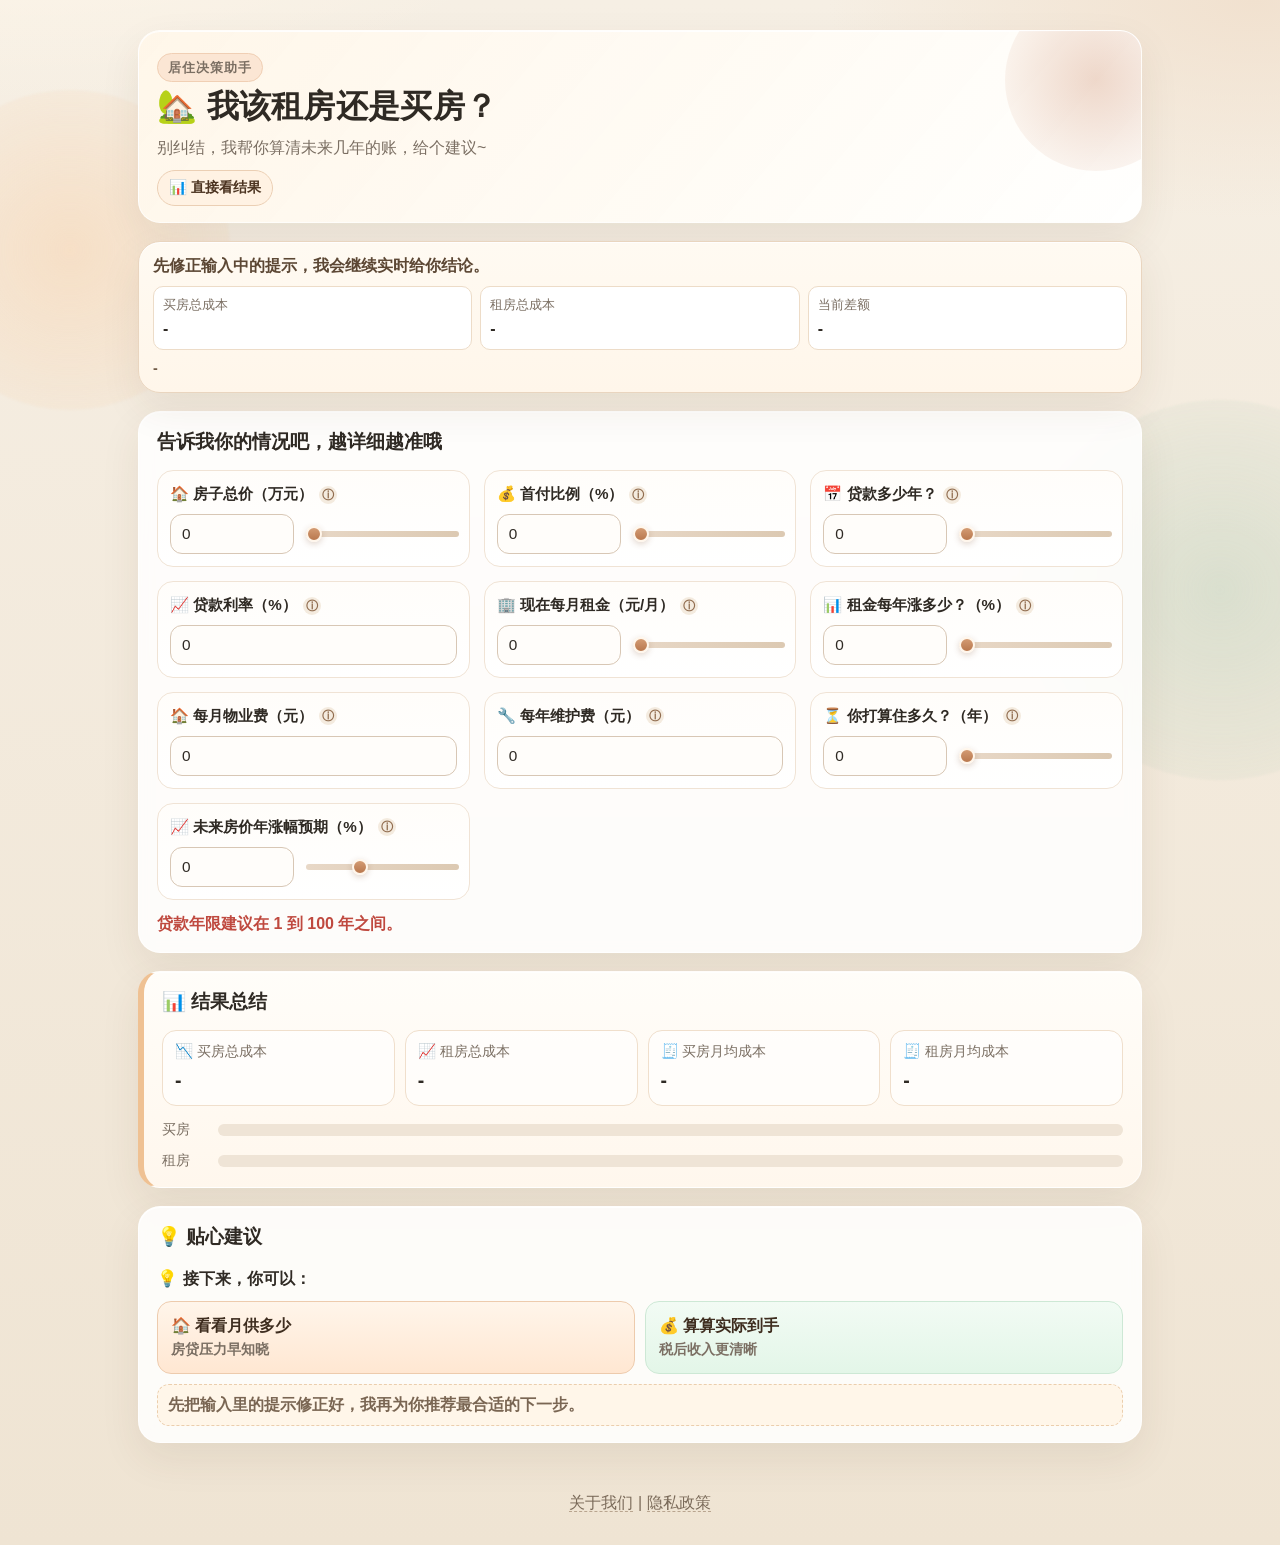
<file: index.html>
﻿<!doctype html>
<html lang="zh-CN">
  <head>
    <meta charset="UTF-8" />
    <meta name="viewport" content="width=device-width, initial-scale=1.0" />
    <title>租房 vs 买房划算计算器</title>
    <link rel="stylesheet" href="./style.css" />
  </head>
  <body>
    <div class="ambient ambient-a" aria-hidden="true"></div>
    <div class="ambient ambient-b" aria-hidden="true"></div>
    <main class="container">
      <header class="hero card">
        <p class="hero-kicker">居住决策助手</p>
        <h1>🏡 我该租房还是买房？</h1>
        <p>别纠结，我帮你算清未来几年的账，给个建议~</p>
        <a class="hero-jump" href="#result-card">📊 直接看结果</a>
      </header>

      <section class="card glance-card" id="glance-card">
        <p id="glanceSummary" class="glance-summary">等你填数字，我会在这里实时告诉你结论。</p>
        <div class="glance-grid">
          <div>
            <p class="metric-label">买房总成本</p>
            <p id="glanceBuy" class="metric-value">-</p>
          </div>
          <div>
            <p class="metric-label">租房总成本</p>
            <p id="glanceRent" class="metric-value">-</p>
          </div>
          <div>
            <p class="metric-label">当前差额</p>
            <p id="glanceDiff" class="metric-value">-</p>
          </div>
        </div>
        <p id="glanceBreakEven" class="glance-break">-</p>
      </section>

      <section class="card section-input">
        <h2>告诉我你的情况吧，越详细越准哦</h2>
        <form id="calc-form" novalidate>
          <div class="field-grid">
            <div class="field">
              <label for="housePrice">
                🏠 房子总价（万元）
                <span class="hint" title="大概多少钱？可以先填个估算值">ⓘ</span>
              </label>
              <div class="input-line">
                <input id="housePrice" type="number" step="0.1" min="0" data-key="housePrice" />
                <input id="housePriceRange" type="range" min="30" max="2000" step="1" data-sync="housePrice" />
              </div>
            </div>

            <div class="field">
              <label for="downPaymentRatio">
                💰 首付比例（%）
                <span class="hint" title="你能拿出多少首付？可填0%-90%">ⓘ</span>
              </label>
              <div class="input-line">
                <input id="downPaymentRatio" type="number" step="1" min="0" max="90" data-key="downPaymentRatio" />
                <input id="downPaymentRatioRange" type="range" min="0" max="90" step="1" data-sync="downPaymentRatio" />
              </div>
            </div>

            <div class="field">
              <label for="loanYears">
                📅 贷款多少年？
                <span class="hint" title="最长100年，整数">ⓘ</span>
              </label>
              <div class="input-line">
                <input id="loanYears" type="number" step="1" min="1" max="100" data-key="loanYears" />
                <input id="loanYearsRange" type="range" min="1" max="100" step="1" data-sync="loanYears" />
              </div>
            </div>

            <div class="field">
              <label for="loanRate">
                📈 贷款利率（%）
                <span class="hint" title="目前首套房利率常见约4.2%，可自定义">ⓘ</span>
              </label>
              <div class="input-line no-range">
                <input id="loanRate" type="number" step="0.01" min="0" data-key="loanRate" />
              </div>
            </div>

            <div class="field">
              <label for="monthlyRent">
                🏢 现在每月租金（元/月）
                <span class="hint" title="如果你租房，每月要花多少钱？">ⓘ</span>
              </label>
              <div class="input-line">
                <input id="monthlyRent" type="number" step="1" min="0" data-key="monthlyRent" />
                <input id="monthlyRentRange" type="range" min="500" max="100000" step="100" data-sync="monthlyRent" />
              </div>
            </div>

            <div class="field">
              <label for="rentGrowth">
                📊 租金每年涨多少？（%）
                <span class="hint" title="通常每年涨3%左右，可填0-10%">ⓘ</span>
              </label>
              <div class="input-line">
                <input id="rentGrowth" type="number" step="0.1" min="0" max="10" data-key="rentGrowth" />
                <input id="rentGrowthRange" type="range" min="0" max="10" step="0.1" data-sync="rentGrowth" />
              </div>
            </div>

            <div class="field">
              <label for="monthlyPropertyFee">
                🏠 每月物业费（元）
                <span class="hint" title="一般200-500元，也可按真实数填">ⓘ</span>
              </label>
              <div class="input-line no-range">
                <input id="monthlyPropertyFee" type="number" step="1" min="0" data-key="monthlyPropertyFee" />
              </div>
            </div>

            <div class="field">
              <label for="annualMaintenance">
                🔧 每年维护费（元）
                <span class="hint" title="维修家电和小修小补，常见约房价0.1%">ⓘ</span>
              </label>
              <div class="input-line no-range">
                <input id="annualMaintenance" type="number" step="1" min="0" data-key="annualMaintenance" />
              </div>
            </div>

            <div class="field">
              <label for="holdingYears">
                ⏳ 你打算住多久？（年）
                <span class="hint" title="比如5年、10年，建议按真实计划填写">ⓘ</span>
              </label>
              <div class="input-line">
                <input id="holdingYears" type="number" step="1" min="1" max="100" data-key="holdingYears" />
                <input id="holdingYearsRange" type="range" min="1" max="100" step="1" data-sync="holdingYears" />
              </div>
            </div>

            <div class="field">
              <label for="priceGrowth">
                📈 未来房价年涨幅预期（%）
                <span class="hint" title="保守可填3%，乐观可填5%，也可填负值">ⓘ</span>
              </label>
              <div class="input-line">
                <input id="priceGrowth" type="number" step="0.1" min="-5" max="10" data-key="priceGrowth" />
                <input id="priceGrowthRange" type="range" min="-5" max="10" step="0.1" data-sync="priceGrowth" />
              </div>
            </div>
          </div>
          <p id="error-msg" class="error-msg" aria-live="polite"></p>
        </form>
      </section>

      <section class="card result-card" id="result-card">
        <h2>📊 结果总结</h2>
        <p id="summary" class="summary"></p>
        <div class="result-grid">
          <div class="metric-card">
            <p class="metric-label">📉 买房总成本</p>
            <p id="buyCost" class="metric-value">-</p>
          </div>
          <div class="metric-card">
            <p class="metric-label">📈 租房总成本</p>
            <p id="rentCost" class="metric-value">-</p>
          </div>
          <div class="metric-card">
            <p class="metric-label">🧾 买房月均成本</p>
            <p id="buyMonthlyCost" class="metric-value">-</p>
          </div>
          <div class="metric-card">
            <p class="metric-label">🧾 租房月均成本</p>
            <p id="rentMonthlyCost" class="metric-value">-</p>
          </div>
        </div>
        <p id="breakEvenText" class="break-even"></p>
        <div class="bar-compare">
          <div class="bar-item">
            <span>买房</span>
            <div class="bar-track"><div id="buyBar" class="bar"></div></div>
          </div>
          <div class="bar-item">
            <span>租房</span>
            <div class="bar-track"><div id="rentBar" class="bar"></div></div>
          </div>
        </div>
      </section>

      <section class="card section-advice">
        <h2>💡 贴心建议</h2>
        <p id="advice" class="advice"></p>
        <h3 class="next-title">💡 接下来，你可以：</h3>
        <div class="next-actions">
          <a id="btnMortgage" class="next-action mortgage" href="./mortgage.html">
            <span class="action-main">🏠 看看月供多少</span>
            <span class="action-sub">房贷压力早知晓</span>
          </a>
          <a id="btnIncome" class="next-action income" href="./income.html">
            <span class="action-main">💰 算算实际到手</span>
            <span class="action-sub">税后收入更清晰</span>
          </a>
        </div>
        <p id="nextHint" class="next-hint">等你填数字，我帮你推荐下一步。</p>
      </section>

    </main>

    <footer class="footer">
      <a href="./about.html">关于我们</a>
      <span>|</span>
      <a href="./privacy.html">隐私政策</a>
    </footer>
    <script src="./script.js"></script>
  </body>
</html>
</file>
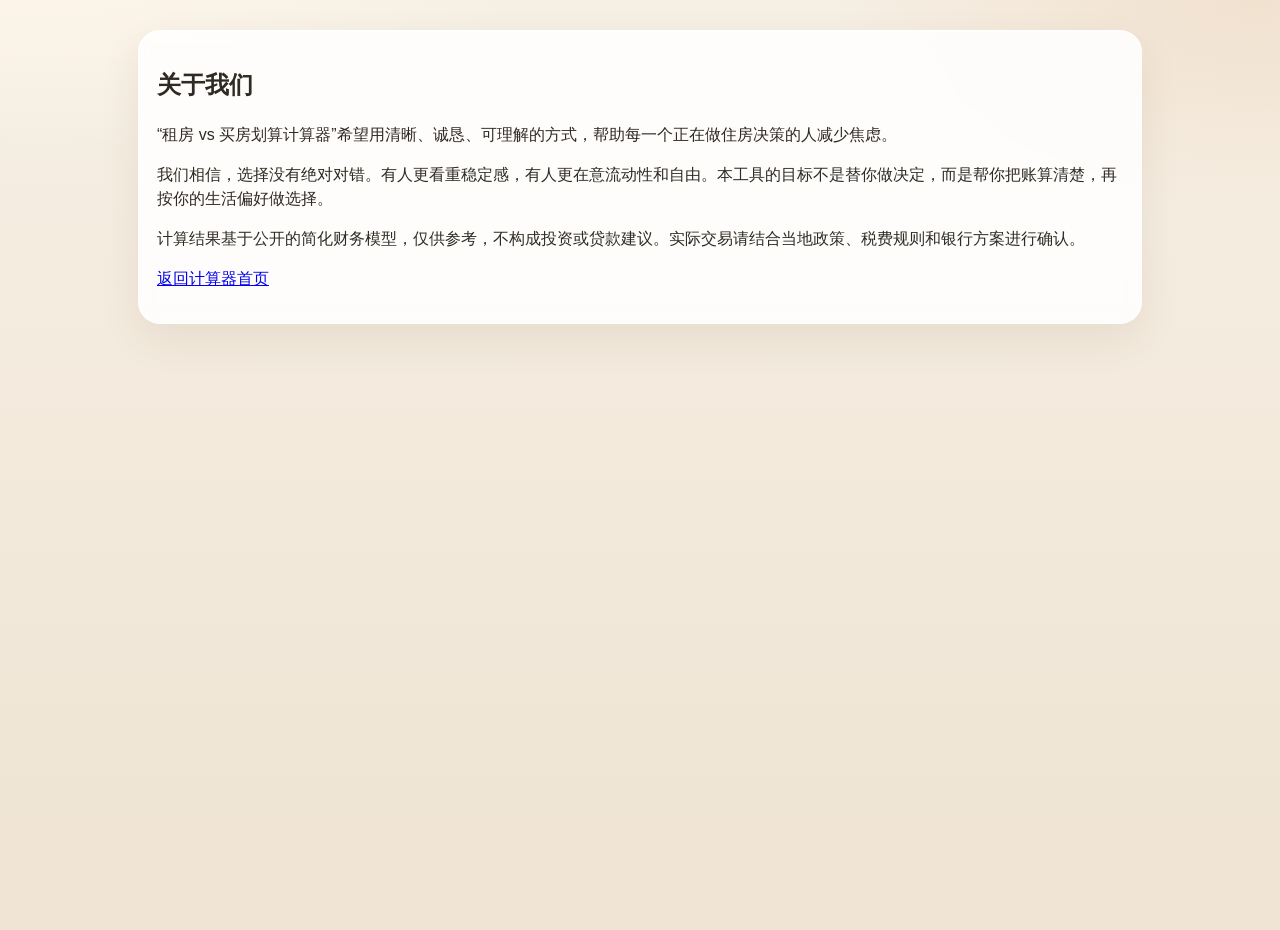
<file: about.html>
<!doctype html>
<html lang="zh-CN">
  <head>
    <meta charset="UTF-8" />
    <meta name="viewport" content="width=device-width, initial-scale=1.0" />
    <title>关于我们 - 租房 vs 买房划算计算器</title>
    <link rel="stylesheet" href="./style.css" />
  </head>
  <body>
    <main class="container">
      <section class="card">
        <h1>关于我们</h1>
        <p>
          “租房 vs 买房划算计算器”希望用清晰、诚恳、可理解的方式，帮助每一个正在做住房决策的人减少焦虑。
        </p>
        <p>
          我们相信，选择没有绝对对错。有人更看重稳定感，有人更在意流动性和自由。本工具的目标不是替你做决定，而是帮你把账算清楚，再按你的生活偏好做选择。
        </p>
        <p>
          计算结果基于公开的简化财务模型，仅供参考，不构成投资或贷款建议。实际交易请结合当地政策、税费规则和银行方案进行确认。
        </p>
        <p><a href="./index.html">返回计算器首页</a></p>
      </section>
    </main>
  </body>
</html>
</file>
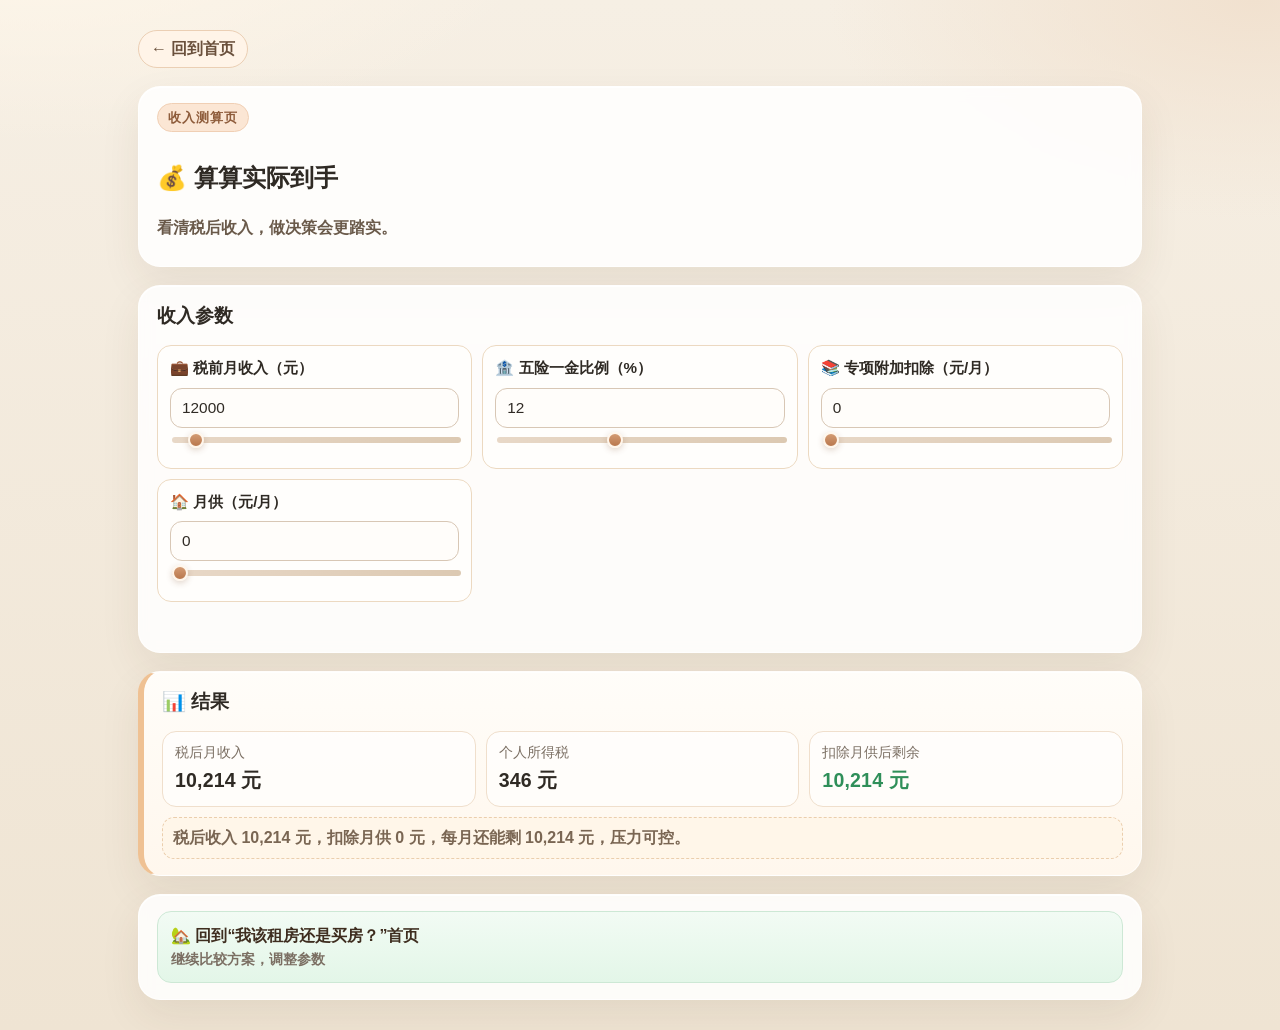
<file: income.html>
﻿<!doctype html>
<html lang="zh-CN">
  <head>
    <meta charset="UTF-8" />
    <meta name="viewport" content="width=device-width, initial-scale=1.0" />
    <title>税后收入与月供承压</title>
    <link rel="stylesheet" href="./style.css" />
  </head>
  <body>
    <main class="container">
      <a class="top-back" href="./index.html">← 回到首页</a>

      <section class="card">
        <p class="hero-kicker">收入测算页</p>
        <h1>💰 算算实际到手</h1>
        <p class="helper-mood">看清税后收入，做决策会更踏实。</p>
      </section>

      <section class="card">
        <h2>收入参数</h2>
        <div class="saving-grid">
          <div class="saving-item">
            <label for="iGross">💼 税前月收入（元）</label>
            <input id="iGross" type="number" min="0" step="100" value="12000" />
            <input id="iGrossRange" type="range" min="0" max="200000" step="100" value="12000" />
          </div>
          <div class="saving-item">
            <label for="iInsurance">🏦 五险一金比例（%）</label>
            <input id="iInsurance" type="number" min="0" max="30" step="0.1" value="12" />
            <input id="iInsuranceRange" type="range" min="0" max="30" step="0.1" value="12" />
          </div>
          <div class="saving-item">
            <label for="iDeduction">📚 专项附加扣除（元/月）</label>
            <input id="iDeduction" type="number" min="0" step="100" value="0" />
            <input id="iDeductionRange" type="range" min="0" max="20000" step="100" value="0" />
          </div>
          <div class="saving-item">
            <label for="iMortgage">🏠 月供（元/月）</label>
            <input id="iMortgage" type="number" min="0" step="100" />
            <input id="iMortgageRange" type="range" min="0" max="100000" step="100" value="0" />
          </div>
        </div>
        <p id="iError" class="error-msg"></p>
      </section>

      <section class="card result-card">
        <h2>📊 结果</h2>
        <div class="result-grid">
          <div class="metric-card">
            <p class="metric-label">税后月收入</p>
            <p id="iNet" class="metric-value">-</p>
          </div>
          <div class="metric-card">
            <p class="metric-label">个人所得税</p>
            <p id="iTax" class="metric-value">-</p>
          </div>
          <div class="metric-card">
            <p class="metric-label">扣除月供后剩余</p>
            <p id="iRemain" class="metric-value">-</p>
          </div>
        </div>
        <p id="iHint" class="next-hint">填完后我会告诉你每月压力感受。</p>
      </section>

      <section class="card">
        <a class="next-action income" href="./index.html">
          <span class="action-main">🏡 回到“我该租房还是买房？”首页</span>
          <span class="action-sub">继续比较方案，调整参数</span>
        </a>
      </section>
    </main>

    <script src="./income.js"></script>
  </body>
</html>
</file>
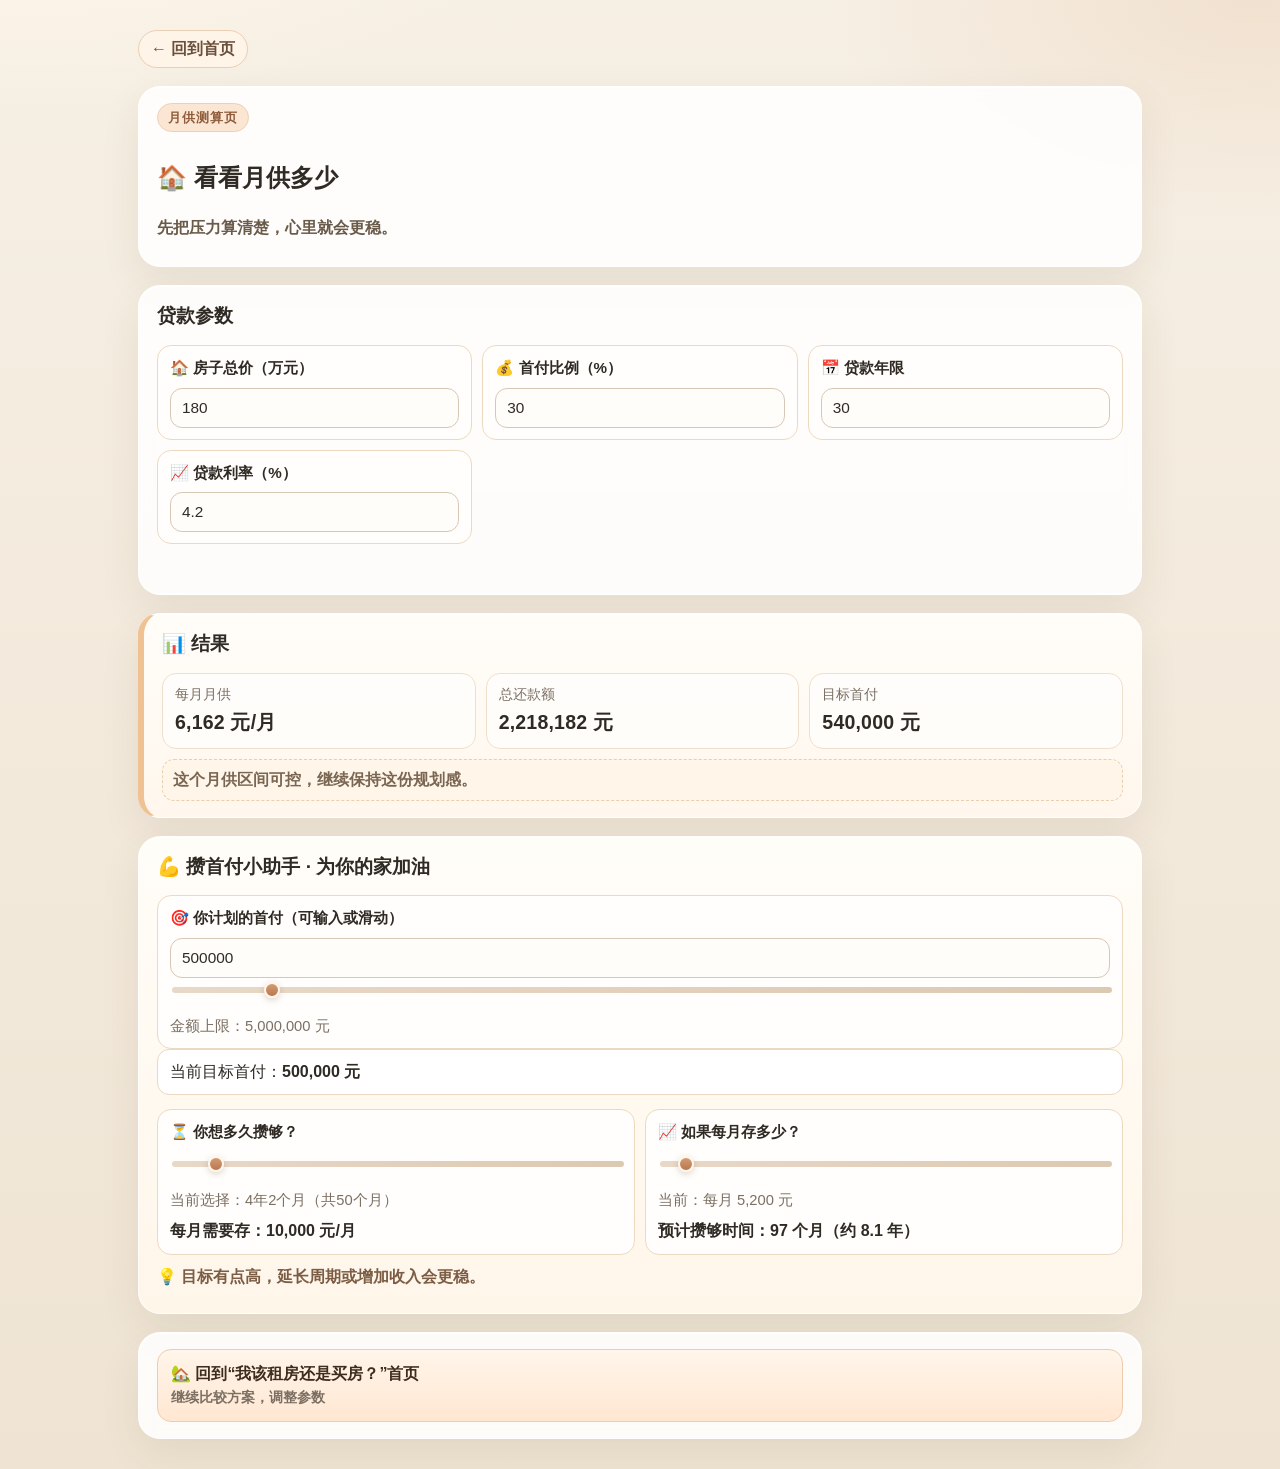
<file: mortgage.html>
<!doctype html>
<html lang="zh-CN">
  <head>
    <meta charset="UTF-8" />
    <meta name="viewport" content="width=device-width, initial-scale=1.0" />
    <title>房贷月供与攒钱计划</title>
    <link rel="stylesheet" href="./style.css" />
  </head>
  <body>
    <main class="container">
      <a class="top-back" href="./index.html">← 回到首页</a>
      <section class="card">
        <p class="hero-kicker">月供测算页</p>
        <h1>🏠 看看月供多少</h1>
        <p class="helper-mood">先把压力算清楚，心里就会更稳。</p>
      </section>

      <section class="card">
        <h2>贷款参数</h2>
        <div class="saving-grid">
          <div class="saving-item">
            <label for="mHousePrice">🏠 房子总价（万元）</label>
            <input id="mHousePrice" type="number" min="0" step="0.1" />
          </div>
          <div class="saving-item">
            <label for="mDownRatio">💰 首付比例（%）</label>
            <input id="mDownRatio" type="number" min="0" max="90" step="1" />
          </div>
          <div class="saving-item">
            <label for="mYears">📅 贷款年限</label>
            <input id="mYears" type="number" min="1" max="100" step="1" />
          </div>
          <div class="saving-item">
            <label for="mRate">📈 贷款利率（%）</label>
            <input id="mRate" type="number" min="0" step="0.01" />
          </div>
        </div>
        <p id="mError" class="error-msg"></p>
      </section>

      <section class="card result-card">
        <h2>📊 结果</h2>
        <div class="result-grid">
          <div class="metric-card">
            <p class="metric-label">每月月供</p>
            <p id="mMonthly" class="metric-value">-</p>
          </div>
          <div class="metric-card">
            <p class="metric-label">总还款额</p>
            <p id="mTotalPay" class="metric-value">-</p>
          </div>
          <div class="metric-card">
            <p class="metric-label">目标首付</p>
            <p id="mDownPayment" class="metric-value">-</p>
          </div>
        </div>
        <p id="mEncourage" class="next-hint">你已经在认真规划了，这一步非常关键。</p>
      </section>

      <section class="card saving-card">
        <h2>💪 攒首付小助手 · 为你的家加油</h2>
        <div class="saving-item">
          <label for="mTargetInput">🎯 你计划的首付（可输入或滑动）</label>
          <input id="mTargetInput" type="number" min="0" max="5000000" step="1000" />
          <input id="mTargetRange" type="range" min="0" max="5000000" step="1000" />
          <p class="saving-tip">金额上限：5,000,000 元</p>
        </div>
        <p class="down-target">当前目标首付：<strong id="mTarget">-</strong></p>
        <div class="saving-grid">
          <div class="saving-item">
            <label for="mSaveYears">⏳ 你想多久攒够？</label>
            <input id="mSaveYears" type="range" min="1" max="600" step="1" value="36" />
            <p id="mSaveYearsText" class="saving-tip"></p>
            <p class="saving-result">每月需要存：<strong id="mNeedPerMonth">-</strong></p>
          </div>
          <div class="saving-item">
            <label for="mSaveMonthly">📈 如果每月存多少？</label>
            <input id="mSaveMonthly" type="range" min="1000" max="100000" step="100" value="3000" />
            <p id="mSaveMonthlyText" class="saving-tip"></p>
            <p class="saving-result">预计攒够时间：<strong id="mNeedMonths">-</strong></p>
          </div>
        </div>
        <p id="mTip" class="life-tip"></p>
      </section>

      <section class="card">
        <a class="next-action mortgage" href="./index.html">
          <span class="action-main">🏡 回到“我该租房还是买房？”首页</span>
          <span class="action-sub">继续比较方案，调整参数</span>
        </a>
      </section>

    </main>
    <script src="./mortgage.js"></script>
  </body>
</html>
</file>
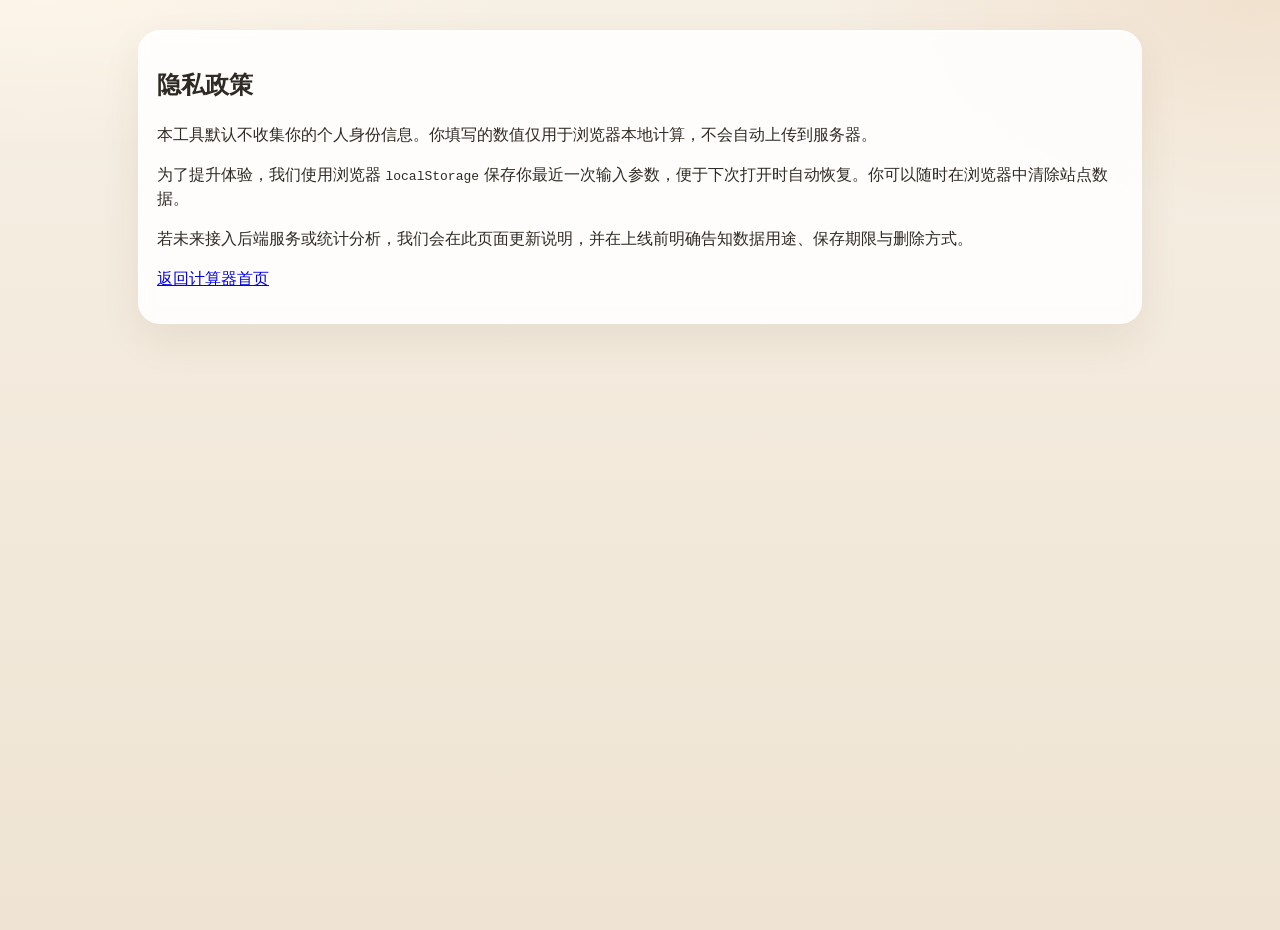
<file: privacy.html>
<!doctype html>
<html lang="zh-CN">
  <head>
    <meta charset="UTF-8" />
    <meta name="viewport" content="width=device-width, initial-scale=1.0" />
    <title>隐私政策 - 租房 vs 买房划算计算器</title>
    <link rel="stylesheet" href="./style.css" />
  </head>
  <body>
    <main class="container">
      <section class="card">
        <h1>隐私政策</h1>
        <p>
          本工具默认不收集你的个人身份信息。你填写的数值仅用于浏览器本地计算，不会自动上传到服务器。
        </p>
        <p>
          为了提升体验，我们使用浏览器 <code>localStorage</code> 保存你最近一次输入参数，便于下次打开时自动恢复。你可以随时在浏览器中清除站点数据。
        </p>
        <p>
          若未来接入后端服务或统计分析，我们会在此页面更新说明，并在上线前明确告知数据用途、保存期限与删除方式。
        </p>
        <p><a href="./index.html">返回计算器首页</a></p>
      </section>
    </main>
  </body>
</html>
</file>
<file: style.css>
﻿:root {
  --bg-base: #f6efe4;
  --bg-deep: #efe4d3;
  --card: rgba(255, 255, 255, 0.86);
  --card-solid: #fffdf9;
  --text: #2f2a24;
  --muted: #7b6f63;
  --line: #eadbcb;
  --accent: #bf6b3f;
  --accent-soft: #f7ddc9;
  --ok: #2f8f59;
  --warn: #d27c2c;
  --radius: 22px;
}

* {
  box-sizing: border-box;
}

body {
  margin: 0;
  color: var(--text);
  line-height: 1.5;
  font-family: "HarmonyOS Sans SC", "PingFang SC", "Microsoft YaHei", "Noto Sans SC", sans-serif;
  background:
    radial-gradient(950px 420px at 3% -8%, #fff7ea 0%, transparent 54%),
    radial-gradient(820px 420px at 98% 0%, #f1e1cf 0%, transparent 52%),
    linear-gradient(180deg, var(--bg-base), var(--bg-deep));
  min-height: 100vh;
  overflow-x: hidden;
}

.container {
  max-width: 1040px;
  margin: 30px auto;
  padding: 0 18px;
  display: grid;
  gap: 18px;
  position: relative;
  z-index: 2;
}

.top-back {
  justify-self: start;
  text-decoration: none;
  color: #6a503c;
  font-weight: 700;
  background: #fff4e8;
  border: 1px solid #ebcfb4;
  border-radius: 999px;
  padding: 6px 12px;
}

.ambient {
  position: fixed;
  border-radius: 999px;
  filter: blur(1px);
  pointer-events: none;
  z-index: 1;
  animation: drift 10s ease-in-out infinite alternate;
}

.ambient-a {
  width: 320px;
  height: 320px;
  left: -90px;
  top: 90px;
  background: radial-gradient(circle, rgba(249, 201, 155, 0.38), rgba(249, 201, 155, 0));
}

.ambient-b {
  width: 380px;
  height: 380px;
  right: -130px;
  bottom: 120px;
  animation-duration: 13s;
  background: radial-gradient(circle, rgba(160, 197, 173, 0.3), rgba(160, 197, 173, 0));
}

.card {
  background: var(--card);
  border: 1px solid rgba(255, 255, 255, 0.74);
  border-radius: var(--radius);
  padding: 16px 18px;
  box-shadow:
    0 16px 40px rgba(79, 51, 25, 0.08),
    inset 0 1px 0 rgba(255, 255, 255, 0.9);
  backdrop-filter: blur(7px);
  animation: rise-in 0.45s ease both;
}

.card:nth-of-type(2) {
  animation-delay: 0.06s;
}

.card:nth-of-type(3) {
  animation-delay: 0.12s;
}

.card:nth-of-type(4) {
  animation-delay: 0.18s;
}

.hero {
  position: relative;
  overflow: hidden;
  background:
    linear-gradient(130deg, rgba(255, 246, 232, 0.95), rgba(255, 255, 255, 0.88)),
    var(--card-solid);
}

.hero::after {
  content: "";
  position: absolute;
  right: -46px;
  top: -42px;
  width: 182px;
  height: 182px;
  border-radius: 999px;
  background: radial-gradient(circle, rgba(191, 107, 63, 0.26), rgba(191, 107, 63, 0));
  pointer-events: none;
}

.hero-kicker {
  margin: 0 0 8px;
  display: inline-flex;
  align-items: center;
  font-size: 0.8rem;
  font-weight: 700;
  letter-spacing: 0.08em;
  text-transform: uppercase;
  color: #8e5c3b;
  background: #fbe6d4;
  border: 1px solid #f0cfb4;
  border-radius: 999px;
  padding: 4px 10px;
}

.hero h1 {
  margin: 0;
  font-size: clamp(1.35rem, 1rem + 1.4vw, 2rem);
  letter-spacing: 0.01em;
}

.hero p {
  margin: 6px 0 0;
  max-width: 42ch;
  color: var(--muted);
}

.hero-jump {
  margin-top: 10px;
  display: inline-flex;
  align-items: center;
  text-decoration: none;
  color: #4c3421;
  background: #fff2e3;
  border: 1px solid #ebcfb4;
  border-radius: 999px;
  padding: 6px 11px;
  font-weight: 700;
  font-size: 0.9rem;
}

#result-card {
  scroll-margin-top: 14px;
}

.glance-card {
  position: sticky;
  top: 8px;
  z-index: 4;
  padding: 12px 14px;
  border: 1px solid #e9d5bf;
  background: linear-gradient(180deg, #fffaf2, #fff6ea);
}

.glance-summary {
  margin: 0 0 8px;
  font-weight: 700;
  color: #5c4734;
}

.glance-grid {
  display: grid;
  grid-template-columns: repeat(3, minmax(0, 1fr));
  gap: 8px;
}

.glance-grid > div {
  border: 1px solid #eddcc8;
  background: #fff;
  border-radius: 10px;
  padding: 8px 9px;
}

.glance-grid .metric-label {
  font-size: 0.8rem;
}

.glance-grid .metric-value {
  font-size: 1rem;
}

.glance-break {
  margin: 8px 0 0;
  color: #715b47;
  font-weight: 600;
  font-size: 0.9rem;
}

h2 {
  margin: 0 0 14px;
  font-size: 1.2rem;
}

.field-grid {
  display: grid;
  grid-template-columns: repeat(auto-fit, minmax(285px, 1fr));
  gap: 14px;
}

.field {
  display: grid;
  gap: 8px;
  padding: 12px;
  border-radius: 16px;
  border: 1px solid #f0e3d5;
  background: linear-gradient(180deg, #fffdfa, #fff);
}

label {
  font-size: 0.95rem;
  font-weight: 700;
  display: flex;
  align-items: center;
  gap: 6px;
}

.hint {
  width: 18px;
  height: 18px;
  display: inline-grid;
  place-items: center;
  border-radius: 50%;
  background: #f4ebdf;
  color: #916d4f;
  font-size: 0.75rem;
  cursor: help;
}

.input-line {
  display: grid;
  grid-template-columns: 124px 1fr;
  gap: 10px;
  align-items: center;
}

.input-line.no-range {
  grid-template-columns: 1fr;
}

input[type="number"] {
  width: 100%;
  border: 1px solid #d8c7b5;
  border-radius: 12px;
  background: #fffdfa;
  padding: 10px 11px;
  font-size: 0.96rem;
  color: var(--text);
  transition: border-color 0.18s ease, box-shadow 0.18s ease;
}

input[type="number"]:focus-visible {
  outline: none;
  border-color: #d38858;
  box-shadow: 0 0 0 3px rgba(211, 136, 88, 0.2);
}

input[type="range"] {
  width: 100%;
  -webkit-appearance: none;
  appearance: none;
  background: transparent;
  height: 20px;
  cursor: pointer;
}

input[type="range"]::-webkit-slider-runnable-track {
  height: 6px;
  border-radius: 999px;
  background: linear-gradient(90deg, #e8d8c7, #dcc9b2);
  border: none;
  transition: background-color 0.16s ease;
}

input[type="range"]::-webkit-slider-thumb {
  -webkit-appearance: none;
  appearance: none;
  width: 16px;
  height: 16px;
  margin-top: -5px;
  border-radius: 50%;
  background: linear-gradient(180deg, #d39b73, #b9784e);
  border: 2px solid #fff6eb;
  box-shadow: 0 2px 6px rgba(124, 77, 42, 0.24);
  transition: transform 0.12s ease;
}

input[type="range"]::-moz-range-track {
  height: 6px;
  border-radius: 999px;
  background: linear-gradient(90deg, #e8d8c7, #dcc9b2);
  border: none;
}

input[type="range"]::-moz-range-thumb {
  width: 16px;
  height: 16px;
  border-radius: 50%;
  background: linear-gradient(180deg, #d39b73, #b9784e);
  border: 2px solid #fff6eb;
  box-shadow: 0 2px 6px rgba(124, 77, 42, 0.24);
  transition: transform 0.12s ease;
}

input[type="range"]:hover::-webkit-slider-runnable-track {
  background: linear-gradient(90deg, #e3d0bd, #d4bea3);
}

input[type="range"]:hover::-webkit-slider-thumb {
  transform: scale(1.08);
}

input[type="range"]:active::-webkit-slider-thumb {
  transform: scale(1.14);
}

input[type="range"]:hover::-moz-range-thumb {
  transform: scale(1.08);
}

input[type="range"]:active::-moz-range-thumb {
  transform: scale(1.14);
}

.error-msg {
  margin: 12px 0 0;
  min-height: 1.35em;
  color: #bf493f;
  font-weight: 600;
}

.result-card {
  border-left: 6px solid #efc193;
  background: linear-gradient(180deg, #fffdf9, #fff7ed);
}

.summary {
  margin: 0 0 12px;
  color: #5a4e42;
  font-weight: 600;
}

.result-grid {
  display: grid;
  grid-template-columns: repeat(auto-fit, minmax(190px, 1fr));
  gap: 10px;
}

.metric-card {
  border-radius: 14px;
  padding: 10px 12px;
  background: rgba(255, 255, 255, 0.65);
  border: 1px solid #f0dfcc;
  transition: transform 0.2s ease, border-color 0.2s ease;
}

.metric-card:hover {
  transform: translateY(-1px);
  border-color: #e8c7a7;
}

.metric-label {
  margin: 0 0 3px;
  color: var(--muted);
  font-size: 0.9rem;
}

.metric-value {
  margin: 0;
  font-size: 1.22rem;
  font-weight: 800;
  letter-spacing: 0.01em;
}

.metric-value.ok {
  color: var(--ok);
}

.metric-value.warn {
  color: var(--warn);
}

.break-even {
  margin: 13px 0 8px;
  font-weight: 700;
}

.bar-compare {
  display: grid;
  gap: 9px;
}

.bar-item {
  display: grid;
  grid-template-columns: 48px 1fr;
  gap: 8px;
  align-items: center;
}

.bar-item span {
  font-size: 0.9rem;
  color: var(--muted);
}

.bar-track {
  background: #efe4d6;
  border-radius: 999px;
  height: 12px;
  overflow: hidden;
}

.bar {
  width: 0;
  height: 100%;
  border-radius: inherit;
  transition: width 0.35s cubic-bezier(0.2, 0.75, 0.25, 1);
}

#buyBar {
  background: linear-gradient(90deg, #f3b36f, #dc7d2f);
}

#rentBar {
  background: linear-gradient(90deg, #86c497, #2f8f59);
}

.advice {
  margin: 0 0 12px;
  font-weight: 600;
  color: #51473d;
}

.next-title {
  margin: 12px 0 10px;
  font-size: 1.03rem;
}

.next-actions {
  display: grid;
  grid-template-columns: repeat(auto-fit, minmax(220px, 1fr));
  gap: 10px;
}

.next-action {
  position: relative;
  display: grid;
  gap: 2px;
  text-decoration: none;
  color: #3e2d1f;
  border: 1px solid transparent;
  border-radius: 14px;
  padding: 12px 13px;
  font-weight: 700;
  transition: transform 0.18s ease, box-shadow 0.18s ease;
}

.next-action.mortgage {
  background: linear-gradient(180deg, #fff5ea, #ffe7d2);
  border-color: #edcbad;
}

.next-action.income {
  background: linear-gradient(180deg, #f2fbf4, #e3f6e8);
  border-color: #cde8d5;
}

.action-main {
  font-size: 1rem;
}

.action-sub {
  font-size: 0.86rem;
  color: #7b6f63;
  font-weight: 600;
}

.next-action:hover {
  transform: translateY(-2px);
  box-shadow: 0 10px 18px rgba(114, 64, 24, 0.14);
}

.next-action.is-disabled {
  opacity: 0.55;
  pointer-events: none;
  box-shadow: none;
  transform: none;
}

.next-hint {
  margin: 10px 0 0;
  color: #7a6653;
  font-weight: 600;
  background: #fff6e9;
  border: 1px dashed #ebcead;
  border-radius: 12px;
  padding: 8px 10px;
}

.saving-card {
  background: linear-gradient(180deg, #fffdf8, #fff6ea);
}

.helper-mood {
  margin: 0 0 10px;
  color: #6a5a4a;
  font-weight: 600;
}

.down-target {
  margin: 0 0 14px;
  padding: 10px 12px;
  border-radius: 12px;
  background: #fff;
  border: 1px solid #ecd8c0;
}

.saving-grid {
  display: grid;
  grid-template-columns: repeat(auto-fit, minmax(250px, 1fr));
  gap: 10px;
}

.saving-item {
  border-radius: 14px;
  border: 1px solid #ecd9c1;
  background: #fffefc;
  padding: 11px 12px;
}

.saving-item label {
  margin-bottom: 8px;
}

.saving-tip {
  margin: 8px 0 0;
  color: #7b6f63;
  font-size: 0.92rem;
}

.saving-result {
  margin: 8px 0 0;
  font-weight: 700;
}

.quick-plans {
  margin-top: 10px;
  display: grid;
  gap: 7px;
}

.quick-plan-item {
  cursor: pointer;
  border-radius: 11px;
  border: 1px solid #ead5bc;
  background: #fff;
  padding: 8px 10px;
  font-weight: 600;
  color: #5a4838;
  transition: transform 0.15s ease, background 0.15s ease;
}

.quick-plan-item:hover {
  transform: translateX(3px);
  background: #fff7ee;
}

.life-tip {
  margin: 10px 0 8px;
  color: #7c5d44;
  font-weight: 600;
}

.save-plan-btn {
  width: 100%;
  border: 1px solid #e6b992;
  background: linear-gradient(90deg, #ffd9b6, #ffc896);
  color: #533620;
  border-radius: 12px;
  padding: 10px 12px;
  font-weight: 800;
  cursor: pointer;
  transition: transform 0.15s ease;
}

.save-plan-btn:hover {
  transform: translateY(-1px);
}

.save-plan-msg {
  min-height: 1.3em;
  margin: 8px 0 0;
  color: #6a5b4a;
  font-weight: 600;
}

.footer {
  text-align: center;
  padding: 18px 12px 30px;
  color: #7a6a59;
}

.footer a {
  color: inherit;
  text-decoration: none;
  border-bottom: 1px dashed #b9a58f;
}

#result-card.flash {
  animation: result-flash 0.45s ease;
}

@keyframes rise-in {
  from {
    opacity: 0;
    transform: translateY(8px);
  }
  to {
    opacity: 1;
    transform: translateY(0);
  }
}

@keyframes drift {
  from {
    transform: translateY(0) translateX(0);
  }
  to {
    transform: translateY(-14px) translateX(8px);
  }
}

@keyframes result-flash {
  0% {
    box-shadow:
      0 0 0 0 rgba(211, 136, 88, 0.12),
      0 16px 40px rgba(79, 51, 25, 0.08);
  }
  100% {
    box-shadow:
      0 0 0 10px rgba(211, 136, 88, 0),
      0 16px 40px rgba(79, 51, 25, 0.08);
  }
}

@media (prefers-reduced-motion: reduce) {
  .card,
  .ambient,
  .bar,
  #result-card.flash {
    animation: none !important;
    transition: none !important;
  }

  input[type="range"]::-webkit-slider-runnable-track,
  input[type="range"]::-webkit-slider-thumb,
  input[type="range"]::-moz-range-track,
  input[type="range"]::-moz-range-thumb {
    transition: none !important;
  }
}

@media (max-width: 760px) {
  .container {
    margin: 16px auto;
    gap: 14px;
  }

  .card {
    border-radius: 16px;
    padding: 14px;
  }

  .field {
    padding: 10px;
  }

  .input-line {
    grid-template-columns: 1fr;
  }

  .ambient {
    opacity: 0.55;
  }

  .glance-card {
    position: static;
  }

  .glance-grid {
    grid-template-columns: 1fr;
  }
}
</file>
